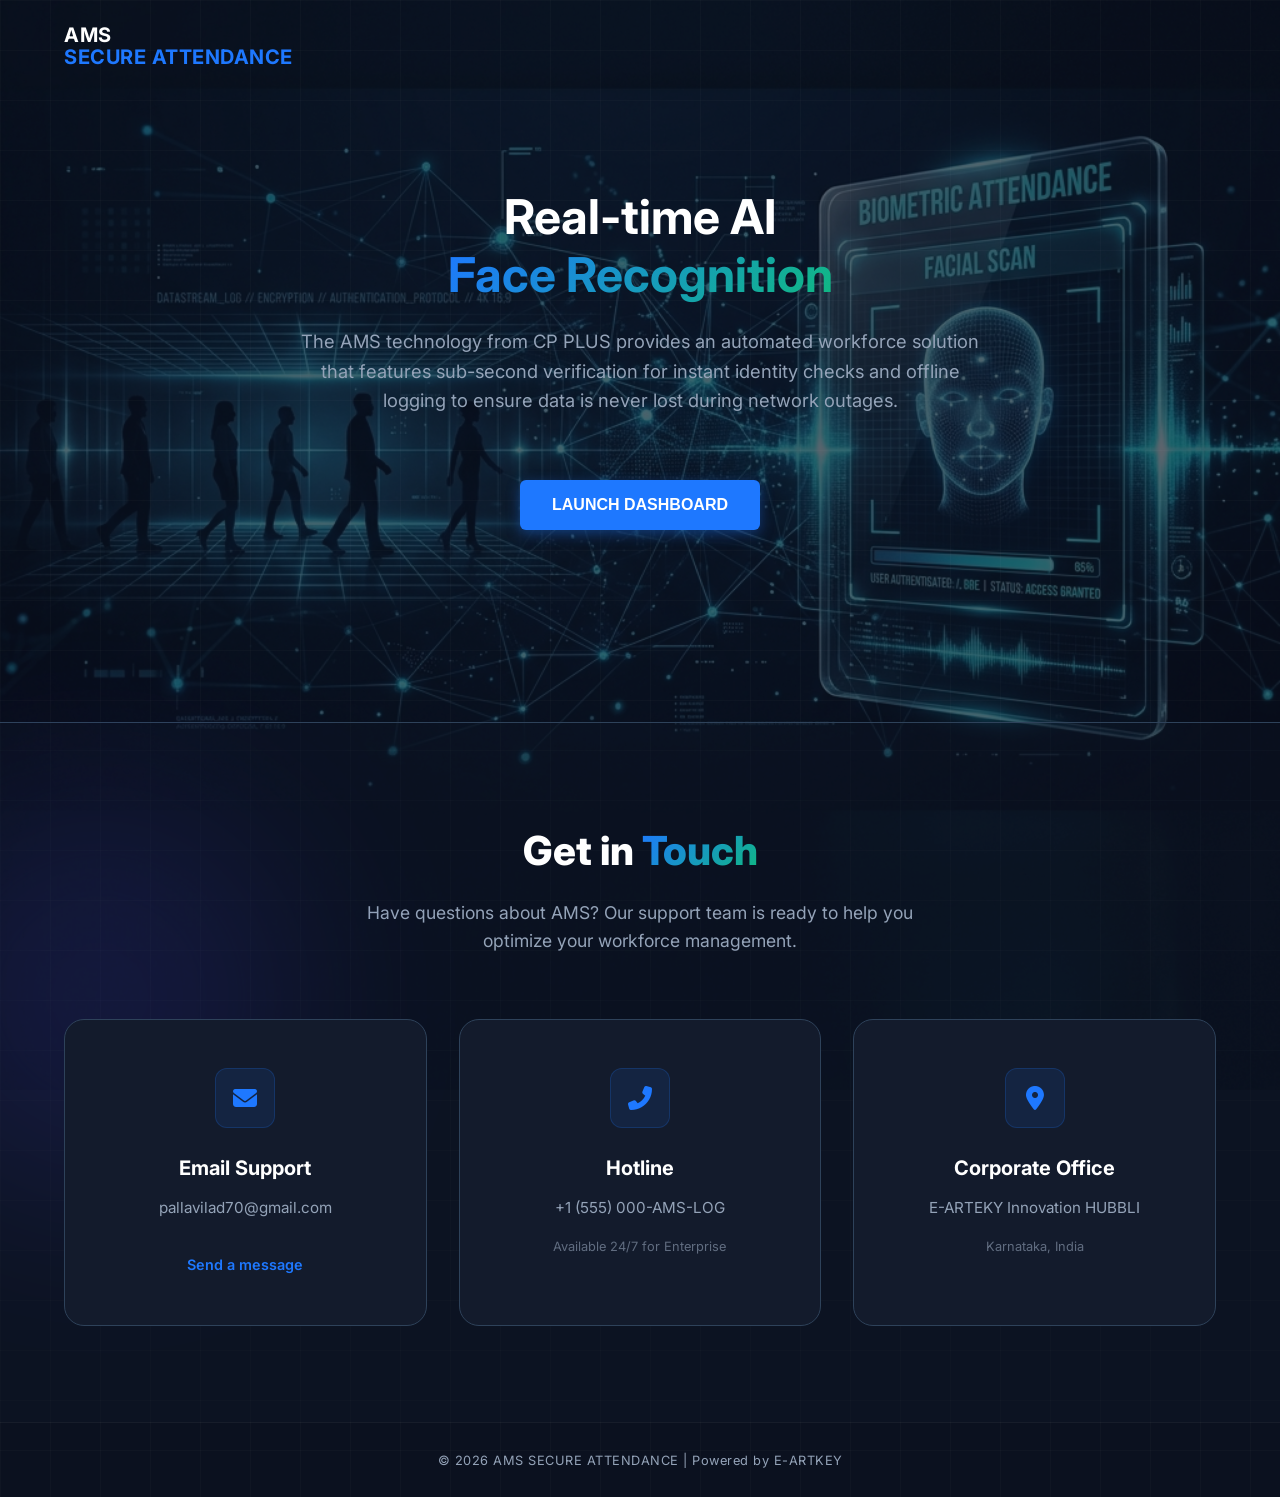
<file: AMS/index.html>
<!DOCTYPE html>
<html lang="en">
<head>
    <meta charset="UTF-8">
    <meta name="viewport" content="width=device-width, initial-scale=1.0">
    <title>AMS | SECURE ATTENDANCE</title>
    <meta name="description" content="The AMS technology from CP PLUS provides an automated workforce solution that features sub-second verification for instant identity checks and offline logging.">
    <!-- Fonts -->
    <link rel="preconnect" href="https://fonts.googleapis.com">
    <link rel="preconnect" href="https://fonts.gstatic.com" crossorigin>
    <link href="https://fonts.googleapis.com/css2?family=Inter:wght@300;400;500;600;700;800&display=swap" rel="stylesheet">
    <!-- CSS -->
    <link rel="stylesheet" href="./styles/index.css">
    <link rel="stylesheet" href="https://cdnjs.cloudflare.com/ajax/libs/font-awesome/6.4.0/css/all.min.css">
    <!-- PWA -->
    <link rel="manifest" href="./manifest.json">
    <meta name="theme-color" content="#1e293b">
    <meta name="apple-mobile-web-app-capable" content="yes">
    <meta name="apple-mobile-web-app-status-bar-style" content="black-translucent">
    <link rel="apple-touch-icon" href="./icons/icon-192.svg">
</head>
        <div class="glow-blob blob-2"></div>
        <div class="grid-overlay"></div>
    </div>

    <header class="navbar">
        <div class="logo">
            <h1>AMS<br><span>SECURE ATTENDANCE</span></h1>
        </div>
        <nav class="nav-links">
        </nav>
    </header>

    <main class="hero-section">
        <div class="hero-content">
            <h2>Real-time AI <br><span class="gradient-text">Face Recognition</span></h2>
            <p class="hero-desc">The AMS technology from CP PLUS provides an automated workforce solution that features sub-second verification for instant identity checks and offline logging to ensure data is never lost during network outages.</p>
            
            <button class="btn-primary large-btn" onclick="location.href='login.html'">LAUNCH DASHBOARD</button>
        </div>
    </main>
    <section id="contact" class="contact-section">
        <div class="contact-container">
            <h2 class="section-title">Get in <span class="gradient-text">Touch</span></h2>
            <p class="section-subtitle">Have questions about AMS? Our support team is ready to help you optimize your workforce management.</p>
            
            <div class="contact-grid">
                <div class="contact-card">
                    <div class="contact-icon">
                        <i class="fas fa-envelope"></i>
                    </div>
                    <h4>Email Support</h4>
                    <p>pallavilad70@gmail.com</p>
                    <a href="mailto:pallavilad70@gmail.com" class="contact-link">Send a message</a>
                </div>

                <div class="contact-card">
                    <div class="contact-icon">
                        <i class="fas fa-phone-alt"></i>
                    </div>
                    <h4>Hotline</h4>
                    <p>+1 (555) 000-AMS-LOG</p>
                    <span class="contact-info">Available 24/7 for Enterprise</span>
                </div>

                <div class="contact-card">
                    <div class="contact-icon">
                        <i class="fas fa-location-dot"></i>
                    </div>
                    <h4>Corporate Office</h4>
                    <p>E-ARTEKY Innovation HUBBLI</p>
                    <span class="contact-info">Karnataka, India</span>
                </div>
            </div>
        </div>
    </section>


    <footer class="site-footer" style="text-align: center; width: 100%; padding: 1.5rem 0; margin-top: auto;">
        <span class="copyright">&copy; 2026 AMS SECURE ATTENDANCE | Powered by E-ARTKEY</span>
    </footer>

    <script src="./scripts/index.js"></script>
    <script src="./scripts/pwa-register.js"></script>
</body>
</html>
</file>
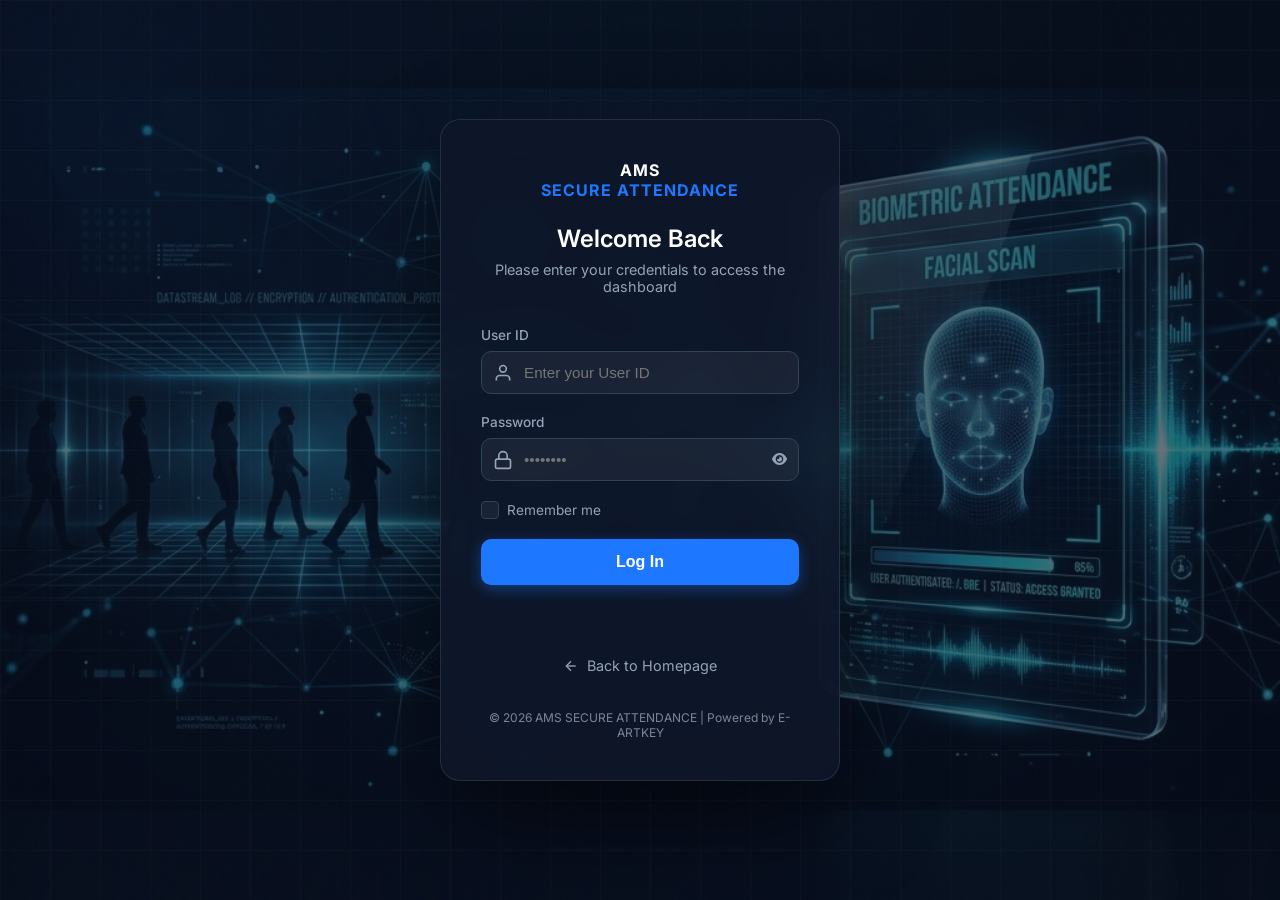
<file: AMS/login.html>
<!DOCTYPE html>
<html lang="en">
<head>
    <meta charset="UTF-8">
    <meta name="viewport" content="width=device-width, initial-scale=1.0">
    <title>Login | AMS Secure Attendance</title>
    <!-- Fonts -->
    <link rel="preconnect" href="https://fonts.googleapis.com">
    <link rel="preconnect" href="https://fonts.gstatic.com" crossorigin>
    <link href="https://fonts.googleapis.com/css2?family=Inter:wght@300;400;500;600;700&display=swap" rel="stylesheet">
    <link rel="stylesheet" href="https://cdnjs.cloudflare.com/ajax/libs/font-awesome/6.4.0/css/all.min.css">
    <!-- CSS -->
    <link rel="stylesheet" href="./styles/login.css">
    <!-- PWA -->
    <link rel="manifest" href="./manifest.json">
    <meta name="theme-color" content="#1e293b">
    <meta name="apple-mobile-web-app-capable" content="yes">
    <meta name="apple-mobile-web-app-status-bar-style" content="black-translucent">
    <link rel="apple-touch-icon" href="./icons/icon-192.svg">
</head>
<body>
    <div class="background-effects">
        <div class="glow-blob blob-1"></div>
        <div class="grid-overlay"></div>
    </div>

    <div class="login-container">
        <div class="login-card">
            <div class="card-header">
                <div class="logo">
                     <h1>AMS<br><span>SECURE ATTENDANCE</span></h1>
                </div>
                <h2>Welcome Back</h2>
                <p>Please enter your credentials to access the dashboard</p>
            </div>

            <form id="loginForm" class="login-form">
                <div class="input-group">
                    <label for="username">User ID</label>
                    <div class="input-wrapper">
                        <svg class="input-icon" width="20" height="20" viewBox="0 0 24 24" fill="none" stroke="currentColor" stroke-width="2"><path d="M20 21v-2a4 4 0 0 0-4-4H8a4 4 0 0 0-4 4v2"/><circle cx="12" cy="7" r="4"/></svg>
                        <input type="text" id="username" name="username" placeholder="Enter your User ID" required autocomplete="username">
                    </div>
                </div>

                <div class="input-group">
                    <label for="password">Password</label>
                    <div class="input-wrapper">
                        <svg class="input-icon" width="20" height="20" viewBox="0 0 24 24" fill="none" stroke="currentColor" stroke-width="2"><rect x="3" y="11" width="18" height="11" rx="2" ry="2"/><path d="M7 11V7a5 5 0 0 1 10 0v4"/></svg>
                        <input type="password" id="password" name="password" placeholder="••••••••" required autocomplete="current-password">
                        <button type="button" class="toggle-password" id="togglePassword">
                            <i class="fas fa-eye"></i>
                        </button>
                    </div>
                </div>

                <div class="form-options">
                    <label class="checkbox-container">
                        <input type="checkbox" id="rememberMe">
                        <span class="checkmark"></span>
                        Remember me
                    </label>
                </div>

                <button type="submit" class="btn-login" id="loginBtn">
                    <span class="btn-text">Log In</span>
                    <div class="btn-loader" id="btnLoader" style="display: none;"></div>
                </button>
                
                <div id="loginMessage" class="login-message"></div>
            </form>

            <div class="card-footer">
                <a href="./index.html" class="back-link">
                    <svg width="16" height="16" viewBox="0 0 24 24" fill="none" stroke="currentColor" stroke-width="2"><line x1="19" y1="12" x2="5" y2="12"/><polyline points="12 19 5 12 12 5"/></svg>
                    Back to Homepage
                </a>
                <div style="margin-top: 2rem; font-size: 0.75rem; color: var(--text-secondary); opacity: 0.8;">
                    &copy; 2026 AMS SECURE ATTENDANCE | Powered by E-ARTKEY
                </div>
            </div>
        </div>
    </div>

    <script src="./scripts/login.js"></script>
    <script src="./scripts/pwa-register.js"></script>
</body>
</html>
</file>
<file: AMS/styles/index.css>
:root {
    --bg-primary: #0b1120;
    --bg-secondary: #131b2c;
    --bg-glass: rgba(19, 27, 44, 0.7);
    --text-primary: #ffffff;
    --text-secondary: #94a3b8;
    --accent-blue: #1e78ff;
    --accent-blue-hover: #155ecc;
    --accent-green: #10b981;
    --border-color: #2e425a;
    --glow-color: rgba(30, 120, 255, 0.5);
    font-family: 'Inter', -apple-system, BlinkMacSystemFont, "Segoe UI", Roboto, sans-serif;
}

* {
    margin: 0;
    padding: 0;
    box-sizing: border-box;
}

body {
    background: #0b1120 url('../assets/tech-bg.png') center/cover no-repeat fixed;
    color: var(--text-primary);
    line-height: 1.6;
    overflow-x: hidden;
    position: relative;
}

/* Background Effects */
.background-effects {
    position: absolute;
    top: 0;
    left: 0;
    width: 100vw;
    height: 100%;
    z-index: -1;
    overflow: hidden;
}

.glow-blob {
    position: absolute;
    border-radius: 50%;
    filter: blur(100px);
    opacity: 0.15;
}

.blob-1 {
    width: 600px;
    height: 600px;
    background: var(--accent-blue);
    top: -100px;
    right: -100px;
}

.blob-2 {
    width: 400px;
    height: 400px;
    background: #4f46e5;
    bottom: 20%;
    left: -100px;
}

.grid-overlay {
    position: absolute;
    width: 100%;
    height: 100%;
    background-image: 
        linear-gradient(rgba(255, 255, 255, 0.02) 1px, transparent 1px),
        linear-gradient(90deg, rgba(255, 255, 255, 0.02) 1px, transparent 1px);
    background-size: 50px 50px;
    background-color: rgba(11, 17, 32, 0.65); /* Darker overlay for depth */
    z-index: -1;
}

@media (max-width: 768px) {
    .bg-branding { display: none; }
}

/* Navbar */
.navbar {
    display: flex;
    justify-content: space-between;
    align-items: center;
    padding: 1.5rem 5%;
    background: transparent;
}

.logo {
    display: flex;
    align-items: center;
    gap: 1.5rem;
}

.logo h1 {
    font-size: 1.25rem;
    font-weight: 700;
    line-height: 1.1;
    letter-spacing: 0.5px;
}

.logo span {
    color: var(--accent-blue);
}

.status-badge {
    display: flex;
    align-items: center;
    gap: 0.5rem;
    background: rgba(16, 185, 129, 0.1);
    color: var(--accent-green);
    padding: 0.25rem 0.75rem;
    border-radius: 20px;
    font-size: 0.75rem;
    font-weight: 500;
    border: 1px solid rgba(16, 185, 129, 0.2);
}

.dot {
    width: 8px;
    height: 8px;
    background-color: var(--accent-green);
    border-radius: 50%;
    box-shadow: 0 0 8px var(--accent-green);
    animation: pulse 2s infinite;
}

@keyframes pulse {
    0% { box-shadow: 0 0 0 0 rgba(16, 185, 129, 0.4); }
    70% { box-shadow: 0 0 0 6px rgba(16, 185, 129, 0); }
    100% { box-shadow: 0 0 0 0 rgba(16, 185, 129, 0); }
}

.nav-links {
    display: flex;
    align-items: center;
    gap: 2rem;
}

.nav-links a {
    color: var(--text-secondary);
    text-decoration: none;
    font-size: 0.85rem;
    font-weight: 600;
    letter-spacing: 1px;
    transition: all 0.3s ease;
    padding: 0.55rem 1.1rem;
    border-radius: 8px;
    background: rgba(255, 255, 255, 0.04);
    border: 1px solid rgba(255, 255, 255, 0.06);
}

.nav-links a:hover {
    color: var(--text-primary);
    background: rgba(30, 120, 255, 0.12);
    border-color: rgba(30, 120, 255, 0.25);
    transform: translateY(-1px);
}

/* Buttons */
.btn-primary {
    background-color: var(--accent-blue);
    color: white;
    border: none;
    border-radius: 6px;
    font-weight: 600;
    cursor: pointer;
    transition: all 0.3s ease;
    box-shadow: 0 4px 14px 0 rgba(30, 120, 255, 0.39);
}

.btn-primary:hover {
    background-color: var(--accent-blue-hover);
    transform: translateY(-1px);
    box-shadow: 0 6px 20px rgba(30, 120, 255, 0.5);
}

.small-btn {
    padding: 0.6rem 1.25rem;
    font-size: 0.85rem;
}

.large-btn {
    padding: 1rem 2rem;
    font-size: 1rem;
    margin-top: 1.5rem;
}

/* Hero Section */
.hero-section {
    display: flex;
    flex-direction: column;
    padding: 6rem 5%;
    align-items: center;
    justify-content: center;
    text-align: center;
    min-height: 70vh;
}

.hero-content {
    flex: 1;
    max-width: 800px;
}

.hero-content h2 {
    font-size: 3rem;
    font-weight: 700;
    line-height: 1.2;
    margin-bottom: 1.5rem;
}

.hero-desc {
    color: var(--text-secondary);
    font-size: 1.15rem;
    margin-bottom: 2.5rem;
    max-width: 700px;
    margin-left: auto;
    margin-right: auto;
    line-height: 1.6;
}

.hero-badge {
    display: inline-block;
    padding: 0.5rem 1rem;
    background: rgba(30, 120, 255, 0.1);
    color: var(--accent-blue);
    border: 1px solid rgba(30, 120, 255, 0.2);
    border-radius: 50px;
    font-size: 0.75rem;
    font-weight: 700;
    letter-spacing: 2px;
    margin-bottom: 1.5rem;
    animation: fadeInDown 0.8s ease-out;
}

.gradient-text {
    background: linear-gradient(135deg, #1e78ff, #10b981);
    -webkit-background-clip: text;
    -webkit-text-fill-color: transparent;
    background-clip: text;
}

.feature-pills {
    display: flex;
    justify-content: center;
    gap: 1rem;
    margin-bottom: 3rem;
    flex-wrap: wrap;
}

.pill {
    display: flex;
    align-items: center;
    gap: 0.5rem;
    padding: 0.5rem 1.25rem;
    background: var(--bg-secondary);
    border: 1px solid var(--border-color);
    border-radius: 50px;
    font-size: 0.85rem;
    color: var(--text-secondary);
    transition: all 0.3s ease;
}

.pill:hover {
    border-color: var(--accent-blue);
    color: var(--text-primary);
    transform: translateY(-2px);
}

.pill-dot {
    width: 6px;
    height: 6px;
    background: var(--accent-blue);
    border-radius: 50%;
    box-shadow: 0 0 8px var(--accent-blue);
}

.pill-dot.highlight {
    background: var(--accent-green);
    box-shadow: 0 0 8px var(--accent-green);
}

@keyframes fadeInDown {
    from {
        opacity: 0;
        transform: translateY(-20px);
    }
    to {
        opacity: 1;
        transform: translateY(0);
    }
}

/* BioAMS Card */
.bioams-container {
    flex: 1.2;
    display: flex;
    flex-direction: column;
    align-items: center;
    justify-content: center;
}

.bioams-card {
    background: rgba(19, 27, 44, 0.85);
    backdrop-filter: blur(20px);
    border: 1px solid rgba(30, 120, 255, 0.4);
    border-radius: 24px;
    padding: 2.5rem 2rem;
    width: 100%;
    max-width: 480px;
    box-shadow: 0 40px 100px -20px rgba(0, 0, 0, 0.8), 0 0 30px rgba(30, 120, 255, 0.15);
    text-align: center;
    position: relative;
    z-index: 2;
}

.bioams-header {
    margin-bottom: 2rem;
}

.bioams-header h2 {
    color: var(--accent-green);
    font-size: 2.2rem;
    font-weight: 800;
    margin-bottom: 0.25rem;
    letter-spacing: 1px;
}

.bioams-header h3 {
    color: var(--accent-blue);
    font-size: 1.1rem;
    font-weight: 600;
    margin-bottom: 0.5rem;
}

.version {
    color: var(--text-secondary);
    font-size: 0.85rem;
    font-style: italic;
}

.bioams-grid {
    display: grid;
    grid-template-columns: 1fr 1fr;
    gap: 1.2rem;
    margin-bottom: 2rem;
}

.stat-box {
    border-radius: 12px;
    padding: 1.5rem 1rem;
    display: flex;
    flex-direction: column;
    justify-content: center;
    align-items: center;
    color: white;
    box-shadow: 0 10px 15px -3px rgba(0, 0, 0, 0.1);
    transition: transform 0.2s ease;
}

.stat-box:hover {
    transform: translateY(-2px);
}

.present-box {
    background: linear-gradient(135deg, #0f766e, #14b8a6);
}

.absent-box {
    background: linear-gradient(135deg, #9f1239, #be123c, #1e3a8a);
}

.late-box {
    background: linear-gradient(135deg, #b45309, #d97706, #1e3a8a);
}

.eff-box {
    background: linear-gradient(135deg, #1d4ed8, #3b82f6);
}

.stat-label {
    font-size: 0.9rem;
    font-weight: 500;
    margin-bottom: 0.5rem;
}

.stat-value {
    font-size: 2rem;
    font-weight: 800;
}

.bioams-login-btn {
    width: 100%;
    background: linear-gradient(to right, #10b981, #3b82f6);
    color: white;
    border: none;
    border-radius: 10px;
    padding: 1rem;
    font-size: 1.2rem;
    font-weight: 700;
    cursor: pointer;
    box-shadow: 0 4px 6px -1px rgba(0, 0, 0, 0.1);
    transition: box-shadow 0.2s ease, transform 0.2s ease;
}

.bioams-login-btn:hover {
    box-shadow: 0 10px 15px -3px rgba(0, 0, 0, 0.2);
    transform: translateY(-1px);
}

.bioams-footer {
    margin-top: 1rem;
    color: var(--text-secondary);
    font-size: 0.85rem;
    text-align: center;
}

.bioams-footer strong {
    color: var(--text-primary);
}

/* Features Section */
.features-section {
    padding: 4rem 5%;
    border-top: 1px solid rgba(255,255,255,0.05);
}

.section-label {
    font-size: 0.85rem;
    color: var(--text-secondary);
    letter-spacing: 2px;
    margin-bottom: 2rem;
}

.features-grid {
    display: grid;
    grid-template-columns: repeat(auto-fit, minmax(300px, 1fr));
    gap: 2rem;
}

.feature-card {
    background: var(--bg-secondary);
    border: 1px solid var(--border-color);
    border-radius: 12px;
    padding: 2rem;
    transition: transform 0.3s ease, box-shadow 0.3s ease;
}

.feature-card:hover {
    transform: translateY(-5px);
    box-shadow: 0 10px 30px rgba(0,0,0,0.5);
    border-color: rgba(30, 120, 255, 0.3);
}

.feature-icon {
    margin-bottom: 1.5rem;
    position: relative;
    display: inline-block;
}

.icon-sub {
    position: absolute;
    bottom: -5px;
    right: -5px;
    background: var(--bg-secondary);
    border-radius: 4px;
}

.feature-card h4 {
    font-size: 1.1rem;
    margin-bottom: 1rem;
    font-weight: 600;
}

.feature-card p {
    color: var(--text-secondary);
    font-size: 0.9rem;
    line-height: 1.6;
}

/* Footer */
.site-footer {
    padding: 2.5rem 5%;
    border-top: 1px solid rgba(255,255,255,0.05);
    background: transparent;
    width: 100%;
    margin-top: 3rem;
}

.footer-content {
    display: flex;
    justify-content: center;
    align-items: center;
    gap: 3rem;
    flex-wrap: wrap;
}

.copyright {
    color: var(--text-secondary);
    font-size: 0.8rem;
    letter-spacing: 0.5px;
}

.branding-tag {
    color: var(--text-secondary);
    font-size: 0.75rem;
    font-weight: 600;
    letter-spacing: 1.5px;
    opacity: 0.7;
    text-transform: uppercase;
}

/* Responsive */
@media (max-width: 992px) {
    .hero-section {
        flex-direction: column;
        text-align: center;
    }
    
    .hero-content {
        margin: 0 auto;
    }
    
    .mockup-grid {
        grid-template-columns: 1fr;
    }
    
    .sys-status, .active-sites, .daily-checkins, .recent-entries {
        grid-column: 1;
    }
}

@media (max-width: 768px) {
    .navbar {
        flex-direction: column;
        gap: 1rem;
    }
    
    .hero-content h2 {
        font-size: 2.2rem;
    }

    /* Mobile Footer Hotfix */
    .site-footer {
        padding: 1rem 0.5rem !important;
    }
    .site-footer .copyright {
        display: block !important;
        line-height: 1.6 !important;
    }
}
/* Contact Section */
.contact-section {
    padding: 6rem 5%;
    background: rgba(15, 23, 42, 0.3);
    border-top: 1px solid var(--border-color);
}

.contact-container {
    max-width: 1200px;
    margin: 0 auto;
    text-align: center;
}

.section-title {
    font-size: 2.5rem;
    font-weight: 800;
    margin-bottom: 1rem;
}

.section-subtitle {
    color: var(--text-secondary);
    max-width: 600px;
    margin: 0 auto 4rem;
    font-size: 1.1rem;
}

.contact-grid {
    display: grid;
    grid-template-columns: repeat(auto-fit, minmax(280px, 1fr));
    gap: 2rem;
}

.contact-card {
    background: var(--bg-secondary);
    border: 1px solid var(--border-color);
    border-radius: 20px;
    padding: 3rem 2rem;
    transition: all 0.4s cubic-bezier(0.175, 0.885, 0.32, 1.275);
    position: relative;
    overflow: hidden;
}

.contact-card::before {
    content: '';
    position: absolute;
    top: 0;
    left: 0;
    width: 100%;
    height: 100%;
    background: linear-gradient(135deg, rgba(30, 120, 255, 0.05), transparent);
    opacity: 0;
    transition: opacity 0.4s;
}

.contact-card:hover {
    transform: translateY(-10px);
    border-color: var(--accent-blue);
    box-shadow: 0 20px 40px rgba(0, 0, 0, 0.4);
}

.contact-card:hover::before {
    opacity: 1;
}

.contact-icon {
    width: 60px;
    height: 60px;
    background: rgba(30, 120, 255, 0.1);
    border: 1px solid rgba(30, 120, 255, 0.2);
    border-radius: 12px;
    display: flex;
    align-items: center;
    justify-content: center;
    margin: 0 auto 1.5rem;
    font-size: 1.5rem;
    color: var(--accent-blue);
    transition: all 0.3s;
}

.contact-card:hover .contact-icon {
    background: var(--accent-blue);
    color: white;
    transform: rotateY(360deg);
}

.contact-card h4 {
    font-size: 1.25rem;
    margin-bottom: 0.75rem;
    font-weight: 700;
}

.contact-card p {
    color: var(--text-secondary);
    font-size: 0.95rem;
    margin-bottom: 1rem;
    line-height: 1.6;
}

.contact-link {
    display: inline-block;
    color: var(--accent-blue);
    text-decoration: none;
    font-weight: 600;
    font-size: 0.9rem;
    margin-top: 1rem;
    border-bottom: 1px solid transparent;
    transition: all 0.3s;
}

.contact-link:hover {
    border-bottom-color: var(--accent-blue);
    letter-spacing: 0.5px;
}

.contact-info {
    font-size: 0.8rem;
    color: var(--text-secondary);
    opacity: 0.6;
    display: block;
    margin-top: 0.5rem;
}

@media (max-width: 768px) {
    .section-title { font-size: 2rem; }
    .contact-grid { grid-template-columns: 1fr; }
}
</file>
<file: AMS/styles/login.css>
:root {
    --bg-primary: #0b1120;
    --bg-secondary: #131b2c;
    --bg-glass: rgba(19, 27, 44, 0.7);
    --text-primary: #ffffff;
    --text-secondary: #94a3b8;
    --accent-blue: #1e78ff;
    --accent-blue-hover: #155ecc;
    --border-color: #2e425a;
    --error-red: #ef4444;
    --success-green: #10b981;
    font-family: 'Inter', sans-serif;
}

* {
    margin: 0;
    padding: 0;
    box-sizing: border-box;
}

body {
    background: #0b1120 url('../assets/tech-bg.png') center/cover no-repeat fixed;
    color: var(--text-primary);
    min-height: 100vh;
    display: flex;
    align-items: center;
    justify-content: center;
    overflow: hidden;
    position: relative;
}

/* Background */
.background-effects {
    position: absolute;
    width: 100%;
    height: 100%;
    z-index: -1;
}

.glow-blob {
    position: absolute;
    width: 600px;
    height: 600px;
    background: radial-gradient(circle, var(--accent-blue) 0%, transparent 70%);
    opacity: 0.15;
    filter: blur(80px);
}

.blob-1 {
    top: -200px;
    left: -200px;
}

.grid-overlay {
    position: absolute;
    width: 100%;
    height: 100%;
    background-image: linear-gradient(rgba(255, 255, 255, 0.02) 1px, transparent 1px),
                      linear-gradient(90deg, rgba(255, 255, 255, 0.02) 1px, transparent 1px);
    background-size: 50px 50px;
    background-color: rgba(11, 17, 32, 0.6); /* Darker overlay for better text contrast */
}

@media (max-width: 768px) {
    .bg-branding { display: none; }
}

/* Login Card */
.login-container {
    width: 100%;
    max-width: 440px;
    padding: 20px;
    z-index: 1;
}

.login-card {
    background: rgba(15, 23, 42, 0.85); /* Slightly more opaque glass */
    backdrop-filter: blur(25px); /* Stronger blur */
    border: 1px solid rgba(255, 255, 255, 0.1);
    border-radius: 20px;
    padding: 40px;
    box-shadow: 0 40px 100px -20px rgba(0, 0, 0, 0.7);
    transition: transform 0.3s ease, border-color 0.3s ease;
}

.login-card:hover {
    border-color: var(--accent-blue);
}

.card-header {
    text-align: center;
    margin-bottom: 32px;
}

.logo h1 {
    font-size: 1rem;
    font-weight: 700;
    margin-bottom: 24px;
    letter-spacing: 1px;
}

.logo span {
    color: var(--accent-blue);
}

.card-header h2 {
    font-size: 1.5rem;
    font-weight: 600;
    margin-bottom: 8px;
}

.card-header p {
    color: var(--text-secondary);
    font-size: 0.9rem;
}

/* Form Styling */
.login-form {
    display: flex;
    flex-direction: column;
    gap: 20px;
}

.input-group {
    display: flex;
    flex-direction: column;
    gap: 8px;
}

.input-group label {
    font-size: 0.85rem;
    font-weight: 500;
    color: var(--text-secondary);
}

.input-wrapper {
    position: relative;
    display: flex;
    align-items: center;
}

.input-icon {
    position: absolute;
    left: 12px;
    color: var(--text-secondary);
    pointer-events: none;
    transition: color 0.3s ease;
}

.input-wrapper input {
    width: 100%;
    background: rgba(255, 255, 255, 0.05);
    border: 1px solid var(--border-color);
    border-radius: 10px;
    padding: 12px 12px 12px 42px;
    color: white;
    font-size: 0.95rem;
    transition: all 0.3s ease;
}

.input-wrapper input:focus {
    outline: none;
    border-color: var(--accent-blue);
    background: rgba(255, 255, 255, 0.08);
    box-shadow: 0 0 0 4px rgba(30, 120, 255, 0.1);
}

.input-wrapper input:focus + .input-icon {
    color: var(--accent-blue);
}

.toggle-password {
    position: absolute;
    right: 12px;
    background: none;
    border: none;
    color: var(--text-secondary);
    cursor: pointer;
    padding: 0;
    display: flex;
    align-items: center;
    justify-content: center;
}

.toggle-password:hover {
    color: white;
}

/* Form Options */
.form-options {
    display: flex;
    justify-content: space-between;
    align-items: center;
    font-size: 0.85rem;
}

.checkbox-container {
    display: flex;
    align-items: center;
    cursor: pointer;
    user-select: none;
    color: var(--text-secondary);
}

.checkbox-container input {
    position: absolute;
    opacity: 0;
    cursor: pointer;
}

.checkmark {
    height: 18px;
    width: 18px;
    background-color: rgba(255, 255, 255, 0.05);
    border: 1px solid var(--border-color);
    border-radius: 4px;
    margin-right: 8px;
    position: relative;
    transition: all 0.3s ease;
}

.checkbox-container:hover input ~ .checkmark {
    border-color: var(--accent-blue);
}

.checkbox-container input:checked ~ .checkmark {
    background-color: var(--accent-blue);
    border-color: var(--accent-blue);
}

.checkmark:after {
    content: "";
    position: absolute;
    display: none;
    left: 5px;
    top: 2px;
    width: 5px;
    height: 9px;
    border: solid white;
    border-width: 0 2px 2px 0;
    transform: rotate(45deg);
}

.checkbox-container input:checked ~ .checkmark:after {
    display: block;
}

.forgot-link {
    color: var(--accent-blue);
    text-decoration: none;
    font-weight: 500;
}

.forgot-link:hover {
    text-decoration: underline;
}

/* Button */
.btn-login {
    width: 100%;
    background: var(--accent-blue);
    color: white;
    border: none;
    border-radius: 10px;
    padding: 14px;
    font-size: 1rem;
    font-weight: 600;
    cursor: pointer;
    transition: all 0.3s ease;
    display: flex;
    align-items: center;
    justify-content: center;
    box-shadow: 0 4px 14px 0 rgba(30, 120, 255, 0.39);
}

.btn-login:hover {
    background: var(--accent-blue-hover);
    transform: translateY(-1px);
    box-shadow: 0 6px 20px rgba(30, 120, 255, 0.5);
}

.btn-login:active {
    transform: translateY(0);
}

/* Footer Links */
.card-footer {
    margin-top: 32px;
    text-align: center;
}

.back-link {
    display: inline-flex;
    align-items: center;
    gap: 8px;
    color: var(--text-secondary);
    text-decoration: none;
    font-size: 0.9rem;
    transition: color 0.3s ease;
}

.back-link:hover {
    color: white;
}

/* Messages */
.login-message {
    font-size: 0.85rem;
    text-align: center;
    min-height: 20px;
}

.message-error { color: var(--error-red); }
.message-success { color: var(--success-green); }

/* Loader */
.btn-loader {
    width: 20px;
    height: 20px;
    border: 2px solid rgba(255, 255, 255, 0.3);
    border-top: 2px solid white;
    border-radius: 50%;
    animation: spin 0.8s linear infinite;
}

@keyframes spin {
    to { transform: rotate(360deg); }
}

@media (max-width: 480px) {
    .login-card {
        padding: 30px 20px;
    }
}
</file>
